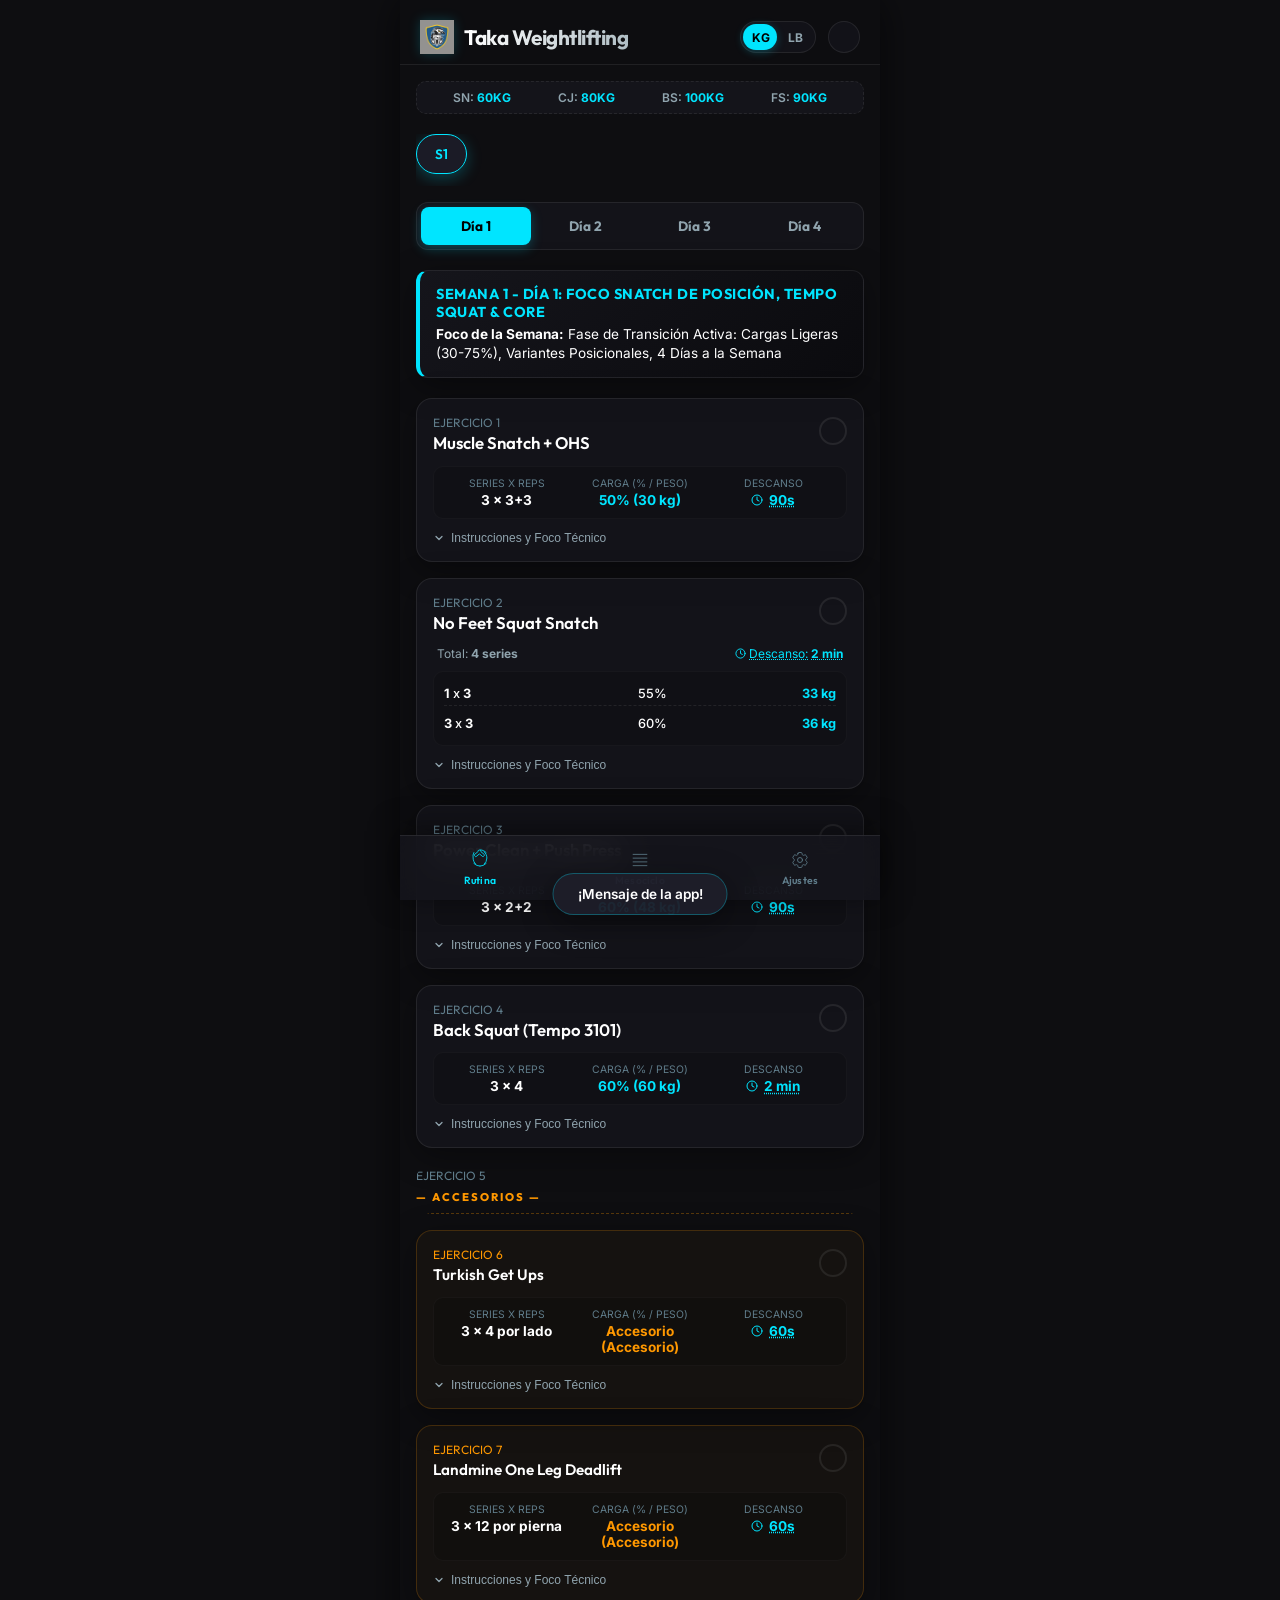
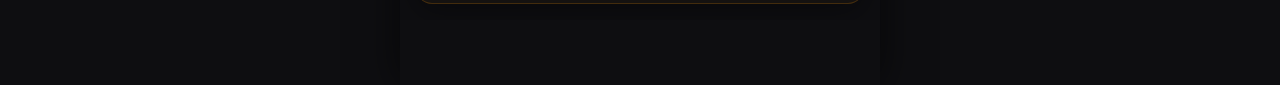
<file: index.html>
<!DOCTYPE html>
<html lang="es">
<head>
  <meta charset="UTF-8">
  <meta name="viewport" content="width=device-width, initial-scale=1.0, maximum-scale=1.0, user-scalable=no, viewport-fit=cover">
  <title>Taka Weightlifting</title>
  
  <!-- PWA & Mobile Web App Meta Tags -->
  <meta name="apple-mobile-web-app-capable" content="yes">
  <meta name="apple-mobile-web-app-status-bar-style" content="black-translucent">
  <meta name="apple-mobile-web-app-title" content="Taka WL">
  <meta name="theme-color" content="#0e0e11">
  <link rel="apple-touch-icon" href="icon.svg">
  
  <!-- App Icon & Manifest -->
  <link rel="manifest" href="manifest.json">
  <link rel="icon" type="image/svg+xml" href="icon.svg">
  
  <!-- Stylesheets -->
  <link rel="stylesheet" href="styles.css">
</head>
<body>

  <div class="app-container">
    
    <!-- App Header -->
    <header>
      <div class="brand">
        <img src="438109485_399456689727447_5427498008899029542_n.jpg" alt="Taka Logo" class="app-logo">
        <h1>Taka Weightlifting</h1>
      </div>
      <div class="header-actions">
        <!-- kg/lb unit toggle -->
        <div class="unit-toggle" id="unit-toggle" title="Alternar unidad de peso">
          <span id="lbl-kg" class="active">KG</span>
          <div class="unit-slider"></div>
          <span id="lbl-lb">LB</span>
        </div>
        <!-- Light/Dark Mode toggle -->
        <button class="theme-btn" id="theme-btn" title="Alternar tema visual">
          <div id="theme-icon">
            <svg xmlns="http://www.w3.org/2000/svg" viewBox="0 0 24 24" fill="none" stroke="currentColor" stroke-width="2" stroke-linecap="round" stroke-linejoin="round" class="feather feather-sun">
              <circle cx="12" cy="12" r="5"></circle>
              <line x1="12" y1="1" x2="12" y2="3"></line>
              <line x1="12" y1="21" x2="12" y2="23"></line>
              <line x1="4.22" y1="4.22" x2="5.64" y2="5.64"></line>
              <line x1="18.36" y1="18.36" x2="19.78" y2="19.78"></line>
              <line x1="1" y1="12" x2="3" y2="12"></line>
              <line x1="21" y1="12" x2="23" y2="12"></line>
              <line x1="4.22" y1="19.78" x2="5.64" y2="18.36"></line>
              <line x1="18.36" y1="5.64" x2="19.78" y2="4.22"></line>
            </svg>
          </div>
        </button>
      </div>
    </header>

    <!-- Floating Rest Timer Widget (Inline for UI responsiveness) -->
    <div class="timer-widget" id="timer-section" style="display: none; margin: 16px 16px 0 16px;">
      <div class="timer-info">
        <div class="timer-icon-wrapper">
          <svg xmlns="http://www.w3.org/2000/svg" width="20" height="20" viewBox="0 0 24 24" fill="none" stroke="currentColor" stroke-width="2" stroke-linecap="round" stroke-linejoin="round"><circle cx="12" cy="12" r="10"></circle><polyline points="12 6 12 12 16 14"></polyline></svg>
        </div>
        <div class="timer-text-display">
          <span class="timer-label">Descanso Activo</span>
          <span class="timer-countdown" id="timer-count">1:30</span>
        </div>
      </div>
      <div class="timer-controls">
        <button class="timer-btn" id="btn-timer-play" title="Iniciar/Pausar temporizador">
          <svg xmlns="http://www.w3.org/2000/svg" width="16" height="16" viewBox="0 0 24 24" fill="none" stroke="currentColor" stroke-width="2" stroke-linecap="round" stroke-linejoin="round"><polygon points="5 3 19 12 5 21 5 3"></polygon></svg>
        </button>
        <button class="timer-btn" id="btn-timer-reset" title="Reiniciar temporizador">
          <svg xmlns="http://www.w3.org/2000/svg" width="16" height="16" viewBox="0 0 24 24" fill="none" stroke="currentColor" stroke-width="2" stroke-linecap="round" stroke-linejoin="round"><path d="M21.5 2v6h-6M21.34 15.57a10 10 0 1 1-.57-8.38l5.67-5.67"></path></svg>
        </button>
        <button class="timer-btn" id="btn-timer-close" title="Ocultar temporizador" style="background: rgba(244, 67, 54, 0.1); border-color: rgba(244, 67, 54, 0.2); color: #f44336;">
          <svg xmlns="http://www.w3.org/2000/svg" width="16" height="16" viewBox="0 0 24 24" fill="none" stroke="currentColor" stroke-width="2" stroke-linecap="round" stroke-linejoin="round"><line x1="18" y1="6" x2="6" y2="18"></line><line x1="6" y1="6" x2="18" y2="18"></line></svg>
        </button>
      </div>
    </div>

    <!-- Main Views -->
    <main>
      
      <!-- 1. TRAINING TAB (RUTINA DEL DIA) -->
      <section class="tab-content active" id="training-tab">
        <!-- 1RM quick stats display -->
        <div class="rm-bar" id="rm-bar">
          <!-- Loaded by JS -->
        </div>

        <!-- Week Selector (Horizontal scroll) -->
        <div class="week-selector" id="week-selector">
          <!-- Loaded by JS -->
        </div>

        <!-- Day Selector -->
        <div class="day-selector" id="day-selector">
          <!-- Loaded by JS -->
        </div>

        <!-- Exercises List Injection Area -->
        <div id="workout-area">
          <!-- Loaded by JS -->
        </div>
      </section>

      <!-- 2. MESOCYCLE TAB (RESUMEN MENSUAL) -->
      <section class="tab-content" id="meso-tab">
        <div class="meso-overview">
          <div class="meso-progress-box">
            <div class="progress-header">
              <span>Progreso General del Mesociclo</span>
              <span id="meso-progress-pct">0% Completado</span>
            </div>
            <div class="progress-track">
              <div class="progress-bar" id="meso-progress-bar"></div>
            </div>
          </div>
          
          <div style="margin-top: 10px;">
            <h2 style="font-family: var(--font-title); font-size: 1.1rem; margin-bottom: 12px;">Estructura del Programa (ATR)</h2>
            <div class="week-timeline" id="week-timeline">
              <!-- Loaded by JS -->
            </div>
          </div>
        </div>
      </section>

      <!-- 3. CONFIGURATION TAB (AJUSTES Y GESTION) -->
      <section class="tab-content" id="settings-tab">
        
        <!-- 1RM Configuration Section -->
        <div class="settings-section">
          <h2>Tus Marcas de Fuerza (1RM)</h2>
          <div class="form-grid">
            <div class="form-group">
              <label for="rm-snatch">Arrancada (Snatch) <span id="lbl-snatch-unit">(KG)</span></label>
              <input type="number" id="rm-snatch" value="60" min="0" step="0.5">
            </div>
            <div class="form-group">
              <label for="rm-clean">Cargada y Envión (C&J) <span id="lbl-clean-unit">(KG)</span></label>
              <input type="number" id="rm-clean" value="80" min="0" step="0.5">
            </div>
            <div class="form-group">
              <label for="rm-backsquat">Sentadilla Trasera <span id="lbl-backsquat-unit">(KG)</span></label>
              <input type="number" id="rm-backsquat" value="100" min="0" step="0.5">
            </div>
            <div class="form-group">
              <label for="rm-frontsquat">Sentadilla Frontal <span id="lbl-frontsquat-unit">(KG)</span></label>
              <input type="number" id="rm-frontsquat" value="90" min="0" step="0.5">
            </div>
          </div>
          <p class="settings-desc" style="margin-top: 10px;">
            Las cargas de los ejercicios se actualizarán automáticamente en tiempo real al modificar estos valores.
          </p>
        </div>

        <!-- Routine Updates & Import Section -->
        <div class="settings-section">
          <h2>Cargar Nueva Programación</h2>
          <p class="settings-desc" style="margin-bottom: 12px;">
            Sube o pega una semana de entrenamiento en formato JSON. Al importarla, se añadirá al final. Si excedes el límite de 4 semanas en total, la más antigua se eliminará automáticamente.
          </p>
          
          <div class="form-group full-width">
            <label for="import-json-area">JSON de la Semana</label>
            <textarea id="import-json-area" placeholder="Pega el código JSON aquí..."></textarea>
          </div>
          
          <div class="btn-group">
            <button class="primary-btn" id="btn-import-week">
              <svg xmlns="http://www.w3.org/2000/svg" width="16" height="16" viewBox="0 0 24 24" fill="none" stroke="currentColor" stroke-width="2" stroke-linecap="round" stroke-linejoin="round"><path d="M21 15v4a2 2 0 0 1-2 2H5a2 2 0 0 1-2-2v-4M17 8l-5-5-5 5M12 3v12"/></svg>
              Importar Semana
            </button>
            <button class="secondary-btn" id="btn-copy-template" type="button">Copiar Plantilla</button>
          </div>

          <div style="margin-top: 15px;">
            <span style="font-size: 0.72rem; font-weight: 700; color: var(--text-secondary); text-transform: uppercase;">
              Semanas actualmente almacenadas:
            </span>
            <div id="current-weeks-list" style="margin-top: 8px;">
              <!-- Loaded by JS -->
            </div>
          </div>
        </div>

        <!-- Danger/Admin Actions Section -->
        <div class="settings-section" style="border-color: rgba(244, 67, 54, 0.2);">
          <h2 style="color: #ef5350;">Mantenimiento y Reseteo</h2>
          <div class="btn-group" style="flex-direction: column;">
            <button class="secondary-btn" id="btn-clear-progress" style="color: #ff9800; border-color: rgba(255, 152, 0, 0.3);">
              Restablecer Progreso de Semana Actual
            </button>
            <button class="secondary-btn" id="btn-reset-program" style="color: #ef5350; border-color: rgba(239, 83, 80, 0.3); margin-top: 8px;">
              Restablecer Programa por Defecto
            </button>
          </div>
        </div>
        
      </section>

    </main>

    <!-- Bottom Tab Navigation Bar -->
    <nav class="bottom-nav">
      <a class="nav-item active" data-tab="training" href="#">
        <svg xmlns="http://www.w3.org/2000/svg" fill="none" viewBox="0 0 24 24" stroke="currentColor">
          <path stroke-linecap="round" stroke-linejoin="round" d="M12.75 3.03v.568c0 .334.148.65.405.864l4.03 3.359a.75.75 0 01.07 1.057l-1.07 1.284a.75.75 0 01-1.057.07l-3.359-2.799a.75.75 0 00-.946 0l-3.359 2.799a.75.75 0 01-1.057-.07l-1.07-1.284a.75.75 0 01.07-1.057l4.03-3.359a.75.75 0 00.405-.864v-.568A9.973 9.973 0 0112 2.25c2.917 0 5.56 1.25 7.425 3.25m-14.85 0A9.973 9.973 0 003.75 12c0 2.917 1.25 5.56 3.25 7.425m10 0a9.973 9.973 0 003.25-7.425c0-2.917-1.25-5.56-3.25-7.425M12 21.75a9.973 9.973 0 01-7.425-3.25m14.85 0A9.973 9.973 0 0112 21.75" />
        </svg>
        <span>Rutina</span>
      </a>
      <a class="nav-item" data-tab="meso" href="#">
        <svg xmlns="http://www.w3.org/2000/svg" fill="none" viewBox="0 0 24 24" stroke="currentColor">
          <path stroke-linecap="round" stroke-linejoin="round" d="M3.75 5.25h16.5m-16.5 4.5h16.5m-16.5 4.5h16.5m-16.5 4.5h16.5" />
        </svg>
        <span>Mesociclo</span>
      </a>
      <a class="nav-item" data-tab="settings" href="#">
        <svg xmlns="http://www.w3.org/2000/svg" fill="none" viewBox="0 0 24 24" stroke="currentColor">
          <path stroke-linecap="round" stroke-linejoin="round" d="M9.594 3.94c.09-.542.56-.94 1.11-.94h2.593c.55 0 1.02.398 1.11.94l.213 1.281c.063.374.313.686.645.87.074.04.147.083.22.127.324.196.72.257 1.075.124l1.217-.456a1.125 1.125 0 011.37.49l1.296 2.247a1.125 1.125 0 01-.26 1.43l-1.003.828c-.293.241-.438.613-.43.992a7.723 7.723 0 010 .255c-.008.378.137.75.43.991l1.004.827c.424.35.534.954.26 1.43l-1.298 2.247a1.125 1.125 0 01-1.369.491l-1.217-.456c-.355-.133-.75-.072-1.076.124a6.57 6.57 0 01-.22.128c-.331.183-.581.495-.644.869l-.213 1.28c-.09.543-.56.941-1.11.941h-2.594c-.55 0-1.02-.398-1.11-.94l-.213-1.281c-.062-.374-.312-.686-.644-.87a6.52 6.52 0 01-.22-.127c-.325-.196-.72-.257-1.076-.124l-1.217.456a1.125 1.125 0 01-1.369-.49l-1.297-2.247a1.125 1.125 0 01.26-1.43l1.004-.827c.292-.24.437-.613.43-.992a6.932 6.932 0 010-.255c.007-.378-.138-.75-.43-.99l-1.004-.828a1.125 1.125 0 01-.26-1.43l1.297-2.247a1.125 1.125 0 011.37-.491l1.216.456c.356.133.751.072 1.076-.124.072-.044.146-.087.22-.128.332-.183.582-.495.644-.869l.214-1.28z" />
          <path stroke-linecap="round" stroke-linejoin="round" d="M15 12a3 3 0 11-6 0 3 3 0 016 0z" />
        </svg>
        <span>Ajustes</span>
      </a>
    </nav>

    <!-- Overlay toast message -->
    <div id="toast" class="toast">¡Mensaje de la app!</div>

  </div>

  <!-- Javascript Logic files -->
  <script src="programData.js"></script>
  <script src="app.js"></script>
  
  <!-- PWA Service Worker Registration -->
  <script>
    if ('serviceWorker' in navigator) {
      window.addEventListener('load', () => {
        navigator.serviceWorker.register('sw.js')
          .then(reg => console.log('Service Worker registrado con éxito. Scope:', reg.scope))
          .catch(err => console.error('Fallo al registrar el Service Worker:', err));
      });
    }
  </script>
</body>
</html>
</file>
<file: styles.css>
@import url('https://fonts.googleapis.com/css2?family=Inter:wght@300;400;500;600;700&family=Outfit:wght@400;500;600;700;800&display=swap');

:root {
  /* Color Palette */
  --bg-dark: #0e0e11;
  --bg-card: rgba(22, 22, 29, 0.7);
  --bg-card-active: rgba(30, 30, 42, 0.85);
  --border-color: rgba(255, 255, 255, 0.08);
  --border-active: rgba(0, 229, 255, 0.3);
  
  --primary-neon: #00e5ff; /* Cyan */
  --primary-neon-glow: rgba(0, 229, 255, 0.25);
  --success-neon: #00e676; /* Green */
  --success-neon-glow: rgba(0, 230, 118, 0.2);
  
  --text-primary: #ffffff;
  --text-secondary: #90a4ae;
  --text-muted: #607d8b;
  
  /* Layout Sizing & Shadows */
  --safe-area-bottom: env(safe-area-inset-bottom, 0px);
  --nav-height: calc(65px + var(--safe-area-bottom));
  --glass-shadow: 0 8px 32px 0 rgba(0, 0, 0, 0.37);
  
  /* Fonts */
  --font-title: 'Outfit', -apple-system, BlinkMacSystemFont, "Segoe UI", Roboto, sans-serif;
  --font-body: 'Inter', -apple-system, BlinkMacSystemFont, "Segoe UI", Roboto, sans-serif;

  /* Header & Navigation Variables */
  --bg-header: rgba(14, 14, 17, 0.8);
  --bg-nav: rgba(22, 22, 29, 0.85);
  --nav-shadow: 0 -4px 30px rgba(0, 0, 0, 0.5);
  --app-shadow: 0 0 40px rgba(0, 0, 0, 0.6);

  /* Element Specific Theme Backgrounds */
  --bg-focus-card: linear-gradient(135deg, rgba(22, 22, 29, 0.9), rgba(11, 11, 15, 0.9));
  --bg-rm-bar: rgba(30, 30, 42, 0.4);
  --bg-exercise-meta: rgba(0, 0, 0, 0.15);
  --border-exercise-meta: rgba(255, 255, 255, 0.03);
  --bg-input: rgba(0, 0, 0, 0.2);
  --bg-template-box: rgba(0, 0, 0, 0.4);
  --border-template-box: rgba(255, 255, 255, 0.04);
  --bg-toast: rgba(30, 30, 42, 0.95);
  --text-toast: var(--text-primary);
  --bg-secondary-btn: rgba(255, 255, 255, 0.05);
  --bg-secondary-btn-hover: rgba(255, 255, 255, 0.1);
  --bg-tip-box: rgba(0, 229, 255, 0.04);
  --bg-progress-track: rgba(255, 255, 255, 0.05);
  --bg-card-completed: rgba(0, 230, 118, 0.03);
}

/* Light Mode Overrides */
body.light-theme {
  --bg-dark: #f5f5f7;
  --bg-card: rgba(255, 255, 255, 0.75);
  --bg-card-active: rgba(255, 255, 255, 0.95);
  --border-color: rgba(0, 0, 0, 0.08);
  --border-active: rgba(0, 184, 212, 0.4);
  
  --primary-neon: #00b8d4; /* Darker Cyan */
  --primary-neon-glow: rgba(0, 184, 212, 0.15);
  --success-neon: #2e7d32; /* Darker Green */
  --success-neon-glow: rgba(46, 125, 50, 0.15);
  
  --text-primary: #1c1c1e;
  --text-secondary: #5c6bc0;
  --text-muted: #78909c;
  
  --glass-shadow: 0 8px 32px 0 rgba(0, 0, 0, 0.08);

  /* Light Theme Header & Navigation Overrides */
  --bg-header: rgba(255, 255, 255, 0.8);
  --bg-nav: rgba(255, 255, 255, 0.85);
  --nav-shadow: 0 -4px 30px rgba(0, 0, 0, 0.05);
  --app-shadow: 0 0 40px rgba(0, 0, 0, 0.12);

  /* Light Theme Element Overrides */
  --bg-focus-card: linear-gradient(135deg, rgba(255, 255, 255, 0.9), rgba(245, 245, 247, 0.9));
  --bg-rm-bar: rgba(0, 0, 0, 0.03);
  --bg-exercise-meta: rgba(0, 0, 0, 0.03);
  --border-exercise-meta: rgba(0, 0, 0, 0.03);
  --bg-input: rgba(0, 0, 0, 0.03);
  --bg-template-box: rgba(0, 0, 0, 0.03);
  --border-template-box: rgba(0, 0, 0, 0.05);
  --bg-toast: rgba(255, 255, 255, 0.95);
  --text-toast: var(--text-primary);
  --bg-secondary-btn: rgba(0, 0, 0, 0.03);
  --bg-secondary-btn-hover: rgba(0, 0, 0, 0.06);
  --bg-tip-box: rgba(0, 184, 212, 0.06);
  --bg-progress-track: rgba(0, 0, 0, 0.06);
  --bg-card-completed: rgba(46, 125, 50, 0.05);
}

/* Reset and Global Styles */
* {
  margin: 0;
  padding: 0;
  box-sizing: border-box;
  -webkit-tap-highlight-color: transparent;
}

body {
  font-family: var(--font-body);
  background-color: var(--bg-dark);
  color: var(--text-primary);
  min-height: 100vh;
  display: flex;
  justify-content: center;
  overflow-x: hidden;
  transition: background-color 0.3s ease, color 0.3s ease;
}

/* Mobile Frame Container */
.app-container {
  width: 100%;
  max-width: 480px; /* Fits phone width on desktop */
  min-height: 100vh;
  display: flex;
  flex-direction: column;
  position: relative;
  background-color: var(--bg-dark);
  padding-bottom: var(--nav-height);
  box-shadow: var(--app-shadow);
}

/* Header Component */
header {
  padding: 20px 20px 10px 20px;
  display: flex;
  justify-content: space-between;
  align-items: center;
  position: sticky;
  top: 0;
  z-index: 100;
  background-color: var(--bg-header);
  backdrop-filter: blur(10px);
  -webkit-backdrop-filter: blur(10px);
  border-bottom: 1px solid var(--border-color);
}

.brand {
  display: flex;
  align-items: center;
  gap: 10px;
}

.logo-icon {
  width: 32px;
  height: 32px;
  background: linear-gradient(135deg, var(--primary-neon), var(--success-neon));
  border-radius: 8px;
  display: flex;
  align-items: center;
  justify-content: center;
  color: #000;
  font-weight: 800;
  font-family: var(--font-title);
  box-shadow: 0 0 15px var(--primary-neon-glow);
}

h1 {
  font-family: var(--font-title);
  font-size: 1.3rem;
  font-weight: 700;
  letter-spacing: -0.5px;
  background: linear-gradient(to right, #fff, #b0bec5);
  -webkit-background-clip: text;
  -webkit-text-fill-color: transparent;
}

body.light-theme h1 {
  background: none;
  -webkit-text-fill-color: initial;
  color: var(--text-primary);
}

/* Unit and Theme Toggles */
.header-actions {
  display: flex;
  align-items: center;
  gap: 12px;
}

.unit-toggle {
  background: var(--bg-card);
  border: 1px solid var(--border-color);
  padding: 3px;
  border-radius: 30px;
  display: flex;
  cursor: pointer;
  position: relative;
  width: 76px;
  height: 32px;
  align-items: center;
  justify-content: space-between;
}

.unit-toggle span {
  flex: 1;
  text-align: center;
  font-size: 0.75rem;
  font-weight: 700;
  color: var(--text-secondary);
  z-index: 2;
  transition: color 0.3s ease;
}

.unit-toggle span.active {
  color: #000;
}

body.light-theme .unit-toggle span.active {
  color: #fff;
}

.unit-slider {
  position: absolute;
  top: 2px;
  left: 2px;
  width: 34px;
  height: 26px;
  background: var(--primary-neon);
  border-radius: 20px;
  transition: transform 0.3s cubic-bezier(0.4, 0, 0.2, 1);
  box-shadow: 0 2px 8px var(--primary-neon-glow);
  z-index: 1;
}

.unit-toggle.lb-active .unit-slider {
  transform: translateX(36px);
}

/* Theme Toggle Button */
.theme-btn {
  background: var(--bg-card);
  border: 1px solid var(--border-color);
  width: 32px;
  height: 32px;
  border-radius: 50%;
  display: flex;
  align-items: center;
  justify-content: center;
  color: var(--text-secondary);
  cursor: pointer;
  transition: all 0.2s;
}

.theme-btn:hover {
  border-color: var(--primary-neon);
  color: var(--primary-neon);
}

/* Main Content Area */
main {
  flex: 1;
  padding: 16px;
  overflow-y: auto;
}

.tab-content {
  display: none;
}

.tab-content.active {
  display: block;
  animation: fadeIn 0.3s ease;
}

@keyframes fadeIn {
  from { opacity: 0; transform: translateY(10px); }
  to { opacity: 1; transform: translateY(0); }
}

/* Week Selector Component (Horizontal scroll) */
.week-selector {
  display: flex;
  gap: 10px;
  overflow-x: auto;
  padding-bottom: 12px;
  margin-bottom: 16px;
  scrollbar-width: none; /* Hide standard Firefox scrollbar */
}

.week-selector::-webkit-scrollbar {
  display: none; /* Hide Chrome scrollbar */
}

.week-tab {
  flex: 0 0 auto;
  padding: 10px 18px;
  background: var(--bg-card);
  border: 1px solid var(--border-color);
  border-radius: 20px;
  font-family: var(--font-title);
  font-weight: 600;
  font-size: 0.85rem;
  color: var(--text-secondary);
  cursor: pointer;
  transition: all 0.2s cubic-bezier(0.4, 0, 0.2, 1);
}

.week-tab.active {
  background: var(--bg-card-active);
  color: var(--primary-neon);
  border-color: var(--primary-neon);
  box-shadow: 0 4px 15px var(--primary-neon-glow);
}

/* Day Selector Component */
.day-selector {
  display: flex;
  background: var(--bg-card);
  border: 1px solid var(--border-color);
  padding: 4px;
  border-radius: 12px;
  margin-bottom: 20px;
}

.day-tab {
  flex: 1;
  text-align: center;
  padding: 10px;
  font-family: var(--font-title);
  font-size: 0.85rem;
  font-weight: 700;
  color: var(--text-secondary);
  border-radius: 8px;
  cursor: pointer;
  transition: all 0.2s ease;
}

.day-tab.active {
  background: var(--primary-neon);
  color: #000;
  font-weight: 700;
  box-shadow: 0 4px 12px var(--primary-neon-glow);
}

body.light-theme .day-tab.active {
  color: #fff;
}

/* Active Objective Card */
.focus-card {
  background: var(--bg-focus-card);
  border: 1px solid var(--border-color);
  border-left: 4px solid var(--primary-neon);
  padding: 14px 16px;
  border-radius: 12px;
  margin-bottom: 20px;
  box-shadow: var(--glass-shadow);
}

.focus-card h3 {
  font-family: var(--font-title);
  font-size: 0.9rem;
  text-transform: uppercase;
  color: var(--primary-neon);
  margin-bottom: 4px;
  letter-spacing: 0.5px;
}

.focus-card p {
  font-size: 0.85rem;
  line-height: 1.4;
  color: var(--text-primary);
}

/* 1RM Sticky Info Bar */
.rm-bar {
  display: flex;
  justify-content: space-around;
  background: var(--bg-rm-bar);
  border: 1px dashed var(--border-color);
  padding: 8px 12px;
  border-radius: 10px;
  margin-bottom: 20px;
  font-size: 0.75rem;
  font-weight: 600;
  color: var(--text-secondary);
}

.rm-bar span strong {
  color: var(--primary-neon);
}

/* Exercise Cards List */
.exercise-list {
  display: flex;
  flex-direction: column;
  gap: 16px;
}

.exercise-card {
  background: var(--bg-card);
  border: 1px solid var(--border-color);
  border-radius: 16px;
  padding: 16px;
  transition: all 0.3s cubic-bezier(0.4, 0, 0.2, 1);
  box-shadow: var(--glass-shadow);
  position: relative;
  overflow: hidden;
}

.exercise-card.completed {
  border-color: var(--success-neon);
  background: var(--bg-card-completed);
}

.exercise-card.completed::before {
  content: '';
  position: absolute;
  top: 0;
  left: 0;
  width: 4px;
  height: 100%;
  background: var(--success-neon);
}

.exercise-header {
  display: flex;
  justify-content: space-between;
  align-items: flex-start;
  gap: 12px;
  margin-bottom: 12px;
}

.exercise-title-area {
  flex: 1;
}

.exercise-number {
  font-family: var(--font-title);
  font-size: 0.75rem;
  color: var(--text-muted);
  text-transform: uppercase;
  margin-bottom: 2px;
  display: block;
}

.exercise-name {
  font-family: var(--font-title);
  font-size: 1.05rem;
  font-weight: 600;
  color: var(--text-primary);
  line-height: 1.3;
}

.exercise-card.completed .exercise-name {
  text-decoration: line-through;
  color: var(--text-muted);
}

/* Custom Checkbox Design */
.check-btn {
  width: 28px;
  height: 28px;
  border-radius: 50%;
  border: 2px solid var(--border-color);
  background: transparent;
  display: flex;
  align-items: center;
  justify-content: center;
  cursor: pointer;
  color: transparent;
  transition: all 0.2s ease;
  flex-shrink: 0;
  margin-top: 2px;
}

.check-btn svg {
  width: 14px;
  height: 14px;
  stroke-width: 3.5;
}

.exercise-card.completed .check-btn {
  background: var(--success-neon);
  border-color: var(--success-neon);
  color: #000;
  box-shadow: 0 0 10px var(--success-neon-glow);
}

body.light-theme .exercise-card.completed .check-btn {
  color: #fff;
}

/* Exercise Stats/Weight calculations layout */
.exercise-meta {
  display: grid;
  grid-template-columns: repeat(3, 1fr);
  gap: 8px;
  background: var(--bg-exercise-meta);
  border-radius: 10px;
  padding: 10px;
  border: 1px solid var(--border-exercise-meta);
}

.meta-item {
  display: flex;
  flex-direction: column;
  align-items: center;
  text-align: center;
}

.meta-label {
  font-size: 0.65rem;
  color: var(--text-muted);
  text-transform: uppercase;
  margin-bottom: 2px;
}

.meta-value {
  font-size: 0.85rem;
  font-weight: 700;
  color: var(--text-primary);
}

.meta-value.weight {
  color: var(--primary-neon);
}

/* Rest Timer Quick Click */
.meta-value.rest-click {
  cursor: pointer;
  display: flex;
  align-items: center;
  gap: 4px;
  color: var(--primary-neon);
  text-decoration: underline;
  text-decoration-style: dotted;
}

.exercise-card.completed .exercise-meta {
  opacity: 0.5;
}

/* Expandable Coaching Tips */
.exercise-tips-toggle {
  display: flex;
  align-items: center;
  gap: 6px;
  margin-top: 12px;
  font-size: 0.75rem;
  color: var(--text-secondary);
  background: none;
  border: none;
  cursor: pointer;
  font-weight: 500;
}

.exercise-tips-toggle svg {
  transition: transform 0.2s ease;
}

.exercise-tips-toggle.open svg {
  transform: rotate(180deg);
}

.exercise-details {
  display: none;
  margin-top: 10px;
  padding-top: 10px;
  border-top: 1px solid var(--border-color);
  font-size: 0.78rem;
  line-height: 1.45;
  color: var(--text-secondary);
}

.exercise-details p {
  margin-bottom: 8px;
}

.exercise-details strong {
  color: var(--text-primary);
}

.tip-box {
  background: var(--bg-tip-box);
  border-left: 2px solid var(--primary-neon);
  padding: 8px;
  border-radius: 0 6px 6px 0;
  font-style: italic;
  margin-top: 6px;
}

/* Floating/Embed Timer Area */
.timer-widget {
  background: var(--bg-card);
  border: 1px solid var(--border-color);
  border-radius: 16px;
  padding: 16px;
  display: flex;
  align-items: center;
  justify-content: space-between;
  box-shadow: var(--glass-shadow);
  margin-bottom: 20px;
}

.timer-info {
  display: flex;
  align-items: center;
  gap: 12px;
}

.timer-icon-wrapper {
  width: 44px;
  height: 44px;
  border-radius: 12px;
  background: var(--primary-neon-glow);
  display: flex;
  align-items: center;
  justify-content: center;
  color: var(--primary-neon);
}

.timer-text-display {
  display: flex;
  flex-direction: column;
}

.timer-label {
  font-size: 0.65rem;
  text-transform: uppercase;
  color: var(--text-muted);
}

.timer-countdown {
  font-family: var(--font-title);
  font-size: 1.4rem;
  font-weight: 700;
  color: var(--text-primary);
}

.timer-countdown.running {
  color: var(--primary-neon);
}

.timer-countdown.finished {
  color: var(--success-neon);
  animation: pulse 1s infinite;
}

@keyframes pulse {
  0% { transform: scale(1); }
  50% { transform: scale(1.05); }
  100% { transform: scale(1); }
}

.timer-controls {
  display: flex;
  gap: 8px;
}

.timer-btn {
  background: var(--bg-secondary-btn);
  border: 1px solid var(--border-color);
  color: var(--text-primary);
  width: 36px;
  height: 36px;
  border-radius: 50%;
  display: flex;
  align-items: center;
  justify-content: center;
  cursor: pointer;
  transition: all 0.2s;
}

.timer-btn:hover {
  background: var(--primary-neon);
  color: #000;
  border-color: var(--primary-neon);
}

.timer-btn.active {
  background: var(--success-neon);
  color: #000;
  border-color: var(--success-neon);
}

/* Mesocycle Tab Styles */
.meso-overview {
  display: flex;
  flex-direction: column;
  gap: 20px;
}

.meso-stats {
  display: grid;
  grid-template-columns: 2fr 1fr;
  gap: 12px;
}

.meso-progress-box {
  background: var(--bg-card);
  border: 1px solid var(--border-color);
  border-radius: 12px;
  padding: 16px;
  display: flex;
  flex-direction: column;
  justify-content: center;
}

.progress-header {
  display: flex;
  justify-content: space-between;
  font-size: 0.75rem;
  color: var(--text-secondary);
  margin-bottom: 6px;
}

.progress-track {
  height: 8px;
  background: var(--bg-progress-track);
  border-radius: 4px;
  overflow: hidden;
}

.progress-bar {
  height: 100%;
  background: linear-gradient(to right, var(--primary-neon), var(--success-neon));
  width: 0%;
  transition: width 0.4s ease;
}

.week-timeline {
  display: flex;
  flex-direction: column;
  gap: 16px;
  position: relative;
  padding-left: 20px;
}

.week-timeline::before {
  content: '';
  position: absolute;
  top: 10px;
  left: 6px;
  bottom: 10px;
  width: 2px;
  background: var(--border-color);
}

.timeline-node {
  position: relative;
  background: var(--bg-card);
  border: 1px solid var(--border-color);
  border-radius: 14px;
  padding: 14px;
  transition: all 0.3s;
}

.timeline-node.current {
  border-color: var(--primary-neon);
  box-shadow: 0 0 15px var(--primary-neon-glow);
}

.timeline-node::before {
  content: '';
  position: absolute;
  top: 20px;
  left: -19px;
  width: 10px;
  height: 10px;
  border-radius: 50%;
  background: var(--bg-dark);
  border: 2px solid var(--text-muted);
}

.timeline-node.current::before {
  background: var(--primary-neon);
  border-color: var(--primary-neon);
  box-shadow: 0 0 8px var(--primary-neon);
}

.timeline-node.completed::before {
  background: var(--success-neon);
  border-color: var(--success-neon);
}

.node-header {
  display: flex;
  justify-content: space-between;
  align-items: center;
  margin-bottom: 6px;
}

.node-title {
  font-family: var(--font-title);
  font-weight: 700;
  font-size: 0.95rem;
  color: var(--text-primary);
}

.node-badge {
  font-size: 0.65rem;
  padding: 2px 6px;
  border-radius: 4px;
  background: var(--bg-secondary-btn);
  color: var(--text-secondary);
}

.timeline-node.current .node-badge {
  background: var(--primary-neon-glow);
  color: var(--primary-neon);
}

.node-focus {
  font-size: 0.8rem;
  color: var(--text-secondary);
  line-height: 1.35;
}

/* Settings & Input Styles */
.settings-section {
  background: var(--bg-card);
  border: 1px solid var(--border-color);
  border-radius: 16px;
  padding: 18px;
  margin-bottom: 20px;
  box-shadow: var(--glass-shadow);
}

.settings-section h2 {
  font-family: var(--font-title);
  font-size: 1.1rem;
  font-weight: 700;
  margin-bottom: 14px;
  color: var(--text-primary);
  border-bottom: 1px solid var(--border-color);
  padding-bottom: 8px;
}

.form-grid {
  display: grid;
  grid-template-columns: 1fr 1fr;
  gap: 12px;
}

.form-group {
  display: flex;
  flex-direction: column;
  gap: 6px;
}

.form-group.full-width {
  grid-column: span 2;
}

.form-group label {
  font-size: 0.75rem;
  font-weight: 600;
  color: var(--text-secondary);
  text-transform: uppercase;
}

.form-group input[type="number"], 
.form-group textarea {
  background: var(--bg-input);
  border: 1px solid var(--border-color);
  border-radius: 10px;
  padding: 12px;
  color: var(--text-primary);
  font-family: var(--font-body);
  font-size: 0.95rem;
  font-weight: 600;
  outline: none;
  transition: all 0.2s;
}

.form-group input[type="number"]:focus, 
.form-group textarea:focus {
  border-color: var(--primary-neon);
  box-shadow: 0 0 10px var(--primary-neon-glow);
}

.form-group textarea {
  font-family: monospace;
  font-size: 0.75rem;
  resize: vertical;
  min-height: 120px;
  font-weight: 400;
}

.settings-desc {
  font-size: 0.72rem;
  color: var(--text-muted);
  line-height: 1.35;
  margin-top: 4px;
}

/* Settings buttons */
.btn-group {
  display: flex;
  gap: 10px;
  margin-top: 14px;
}

.primary-btn {
  background: var(--primary-neon);
  color: #000;
  border: none;
  font-family: var(--font-title);
  font-weight: 700;
  font-size: 0.85rem;
  padding: 12px 20px;
  border-radius: 10px;
  cursor: pointer;
  display: flex;
  align-items: center;
  justify-content: center;
  gap: 8px;
  flex: 1;
  transition: all 0.2s;
  box-shadow: 0 4px 15px var(--primary-neon-glow);
}

body.light-theme .primary-btn {
  color: #fff;
}

.primary-btn:hover {
  transform: translateY(-1px);
  filter: brightness(1.1);
}

.secondary-btn {
  background: var(--bg-secondary-btn);
  border: 1px solid var(--border-color);
  color: var(--text-primary);
  font-family: var(--font-title);
  font-weight: 600;
  font-size: 0.85rem;
  padding: 12px 16px;
  border-radius: 10px;
  cursor: pointer;
  transition: all 0.2s;
}

.secondary-btn:hover {
  background: var(--bg-secondary-btn-hover);
  border-color: var(--text-secondary);
}

/* Template Code box */
.template-header {
  display: flex;
  justify-content: space-between;
  align-items: center;
  margin-top: 10px;
}

.template-box {
  background: var(--bg-template-box);
  border: 1px solid var(--border-template-box);
  border-radius: 8px;
  padding: 10px;
  font-family: monospace;
  font-size: 0.68rem;
  color: var(--text-secondary);
  overflow-x: auto;
  white-space: pre;
  max-height: 150px;
  margin-top: 6px;
}

/* Bottom Navigation Bar */
.bottom-nav {
  position: fixed;
  bottom: 0;
  left: 50%;
  transform: translateX(-50%);
  width: 100%;
  max-width: 480px;
  height: var(--nav-height);
  background-color: var(--bg-nav);
  border-top: 1px solid var(--border-color);
  backdrop-filter: blur(15px);
  -webkit-backdrop-filter: blur(15px);
  display: flex;
  padding-bottom: var(--safe-area-bottom);
  z-index: 900;
  box-shadow: var(--nav-shadow);
}

.nav-item {
  flex: 1;
  display: flex;
  flex-direction: column;
  align-items: center;
  justify-content: center;
  color: var(--text-muted);
  text-decoration: none;
  cursor: pointer;
  transition: all 0.2s;
  gap: 4px;
}

.nav-item svg {
  width: 20px;
  height: 20px;
  transition: transform 0.2s;
}

.nav-item span {
  font-size: 0.65rem;
  font-weight: 600;
  font-family: var(--font-title);
  letter-spacing: 0.2px;
}

.nav-item.active {
  color: var(--primary-neon);
}

.nav-item.active svg {
  transform: translateY(-2px);
}

/* Empty States */
.empty-state {
  text-align: center;
  padding: 40px 20px;
  color: var(--text-secondary);
}

.empty-state svg {
  width: 48px;
  height: 48px;
  margin-bottom: 12px;
  color: var(--text-muted);
}

.empty-state p {
  font-size: 0.85rem;
}

/* Toast Notification */
.toast {
  position: fixed;
  bottom: calc(var(--nav-height) + 20px);
  left: 50%;
  transform: translateX(-50%) translateY(100px);
  background: var(--bg-toast);
  border: 1px solid var(--border-active);
  color: var(--text-toast);
  padding: 12px 24px;
  border-radius: 30px;
  font-size: 0.85rem;
  font-weight: 600;
  box-shadow: var(--glass-shadow);
  z-index: 1000;
  transition: transform 0.3s cubic-bezier(0.175, 0.885, 0.32, 1.275);
  pointer-events: none;
}

.toast.show {
  transform: translateX(-50%) translateY(0);
}

/* Complex Exercise Series List */
.exercise-series-list {
  display: flex;
  flex-direction: column;
  gap: 6px;
  background: var(--bg-exercise-meta);
  border-radius: 10px;
  padding: 10px;
  margin-top: 10px;
  border: 1px solid var(--border-exercise-meta);
}

.series-row {
  display: grid;
  grid-template-columns: 1.2fr 1fr 1fr;
  align-items: center;
  font-size: 0.8rem;
  padding: 4px 0;
  border-bottom: 1px dashed rgba(255, 255, 255, 0.08);
}

body.light-theme .series-row {
  border-bottom-color: rgba(0, 0, 0, 0.08);
}

.series-row:last-child {
  border-bottom: none;
}

.series-col {
  text-align: center;
  font-weight: 500;
}

.series-col:first-child {
  text-align: left;
}

.series-col:last-child {
  text-align: right;
  font-weight: 700;
  color: var(--primary-neon);
}

.app-logo {
  height: 34px;
  width: auto;
  object-fit: contain;
  filter: drop-shadow(0 0 6px rgba(0, 229, 255, 0.2));
}

/* Accessory Section Divider Card */
.exercise-card.accessory-divider {
  background: transparent;
  border: none;
  box-shadow: none;
  padding: 4px 0 0 0;
  pointer-events: none;
}

.exercise-card.accessory-divider .exercise-name {
  font-size: 0.7rem;
  font-weight: 800;
  letter-spacing: 2px;
  text-transform: uppercase;
  color: #ff9800;
  text-align: center;
}

.exercise-card.accessory-divider .exercise-header {
  justify-content: center;
  border-bottom: 1px dashed rgba(255, 152, 0, 0.3);
  padding-bottom: 8px;
  margin-bottom: 0;
}

.exercise-card.accessory-divider .check-btn,
.exercise-card.accessory-divider .exercise-meta,
.exercise-card.accessory-divider .exercise-tips-toggle {
  display: none;
}

/* Accessory Exercise Cards */
.exercise-card.accessory-item {
  border-color: rgba(255, 152, 0, 0.2);
  background: rgba(255, 152, 0, 0.03);
}

.exercise-card.accessory-item .exercise-number {
  color: #ff9800;
}

.exercise-card.accessory-item .exercise-name {
  font-size: 0.95rem;
}

.exercise-card.accessory-item .meta-value.weight {
  color: #ff9800;
}

body.light-theme .exercise-card.accessory-item {
  background: rgba(255, 152, 0, 0.04);
  border-color: rgba(255, 152, 0, 0.25);
}

body.light-theme .app-logo {
  filter: drop-shadow(0 2px 4px rgba(0, 0, 0, 0.1));
}
</file>
